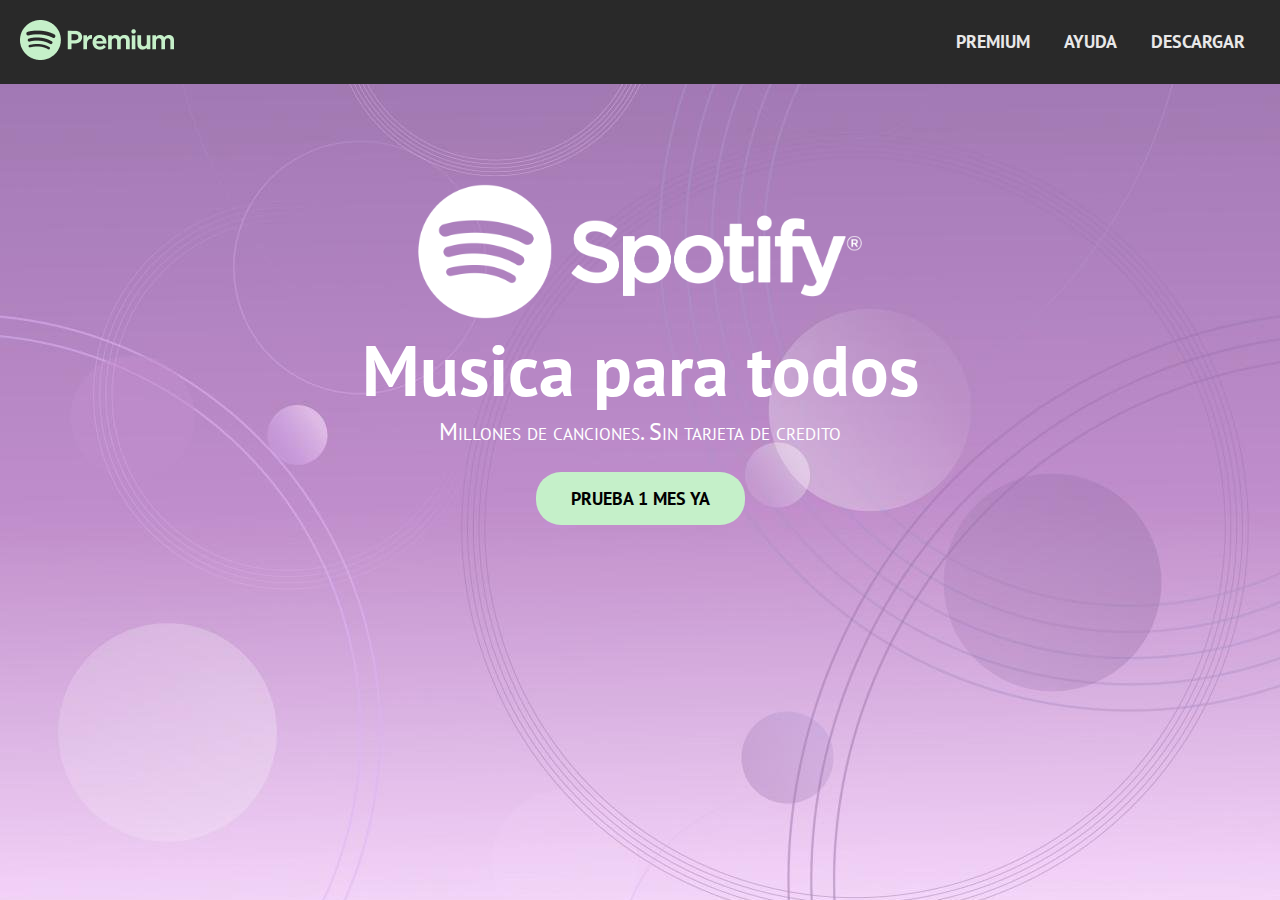
<file: index.html>
<!doctype html>
<html>
<head>
<meta charset="utf-8">
<title>Spotify Burger</title>
	<link rel="stylesheet" href="estilo_hamburgesa.css" type="text/css">
	<link rel="preconnect" href="https://fonts.googleapis.com">
<link rel="preconnect" href="https://fonts.gstatic.com" crossorigin>
<link href="https://fonts.googleapis.com/css2?family=PT+Sans&display=swap" rel="stylesheet">
</head>

<body>
	
<div class="contenedor">
		<header>
			<a href="#"><img class="estilo-logo" src="imagenes/1x-hero-card-premium-logo.png" width="154" height="40" alt=""/></a>
		<div class="vista-movil"><img src="imagenes/burger-menu.svg" alt="" width="25"/></div>
		<nav>
		  	<div class="vista-escritorio">
				<ul>
				<li><a href="#">PREMIUM</a></li>
				<li><a href="#">AYUDA</a></li>
				<li><a href="#">DESCARGAR</a></li>
				</ul>
			</div>
        </nav>
		</header>
	</div>
	
	<div class="contenido" >
		<img src="imagenes/Spotify_Logo_RGB_White.png" width="450px" alt="logo">
		<h1>Musica para todos</h1>
		<p>Millones de canciones. Sin tarjeta de credito</p>
		<input class="miboton" type="button" name="" value="PRUEBA 1 MES YA" >
	
	</div>
	
	
</body>
</html>
</file>
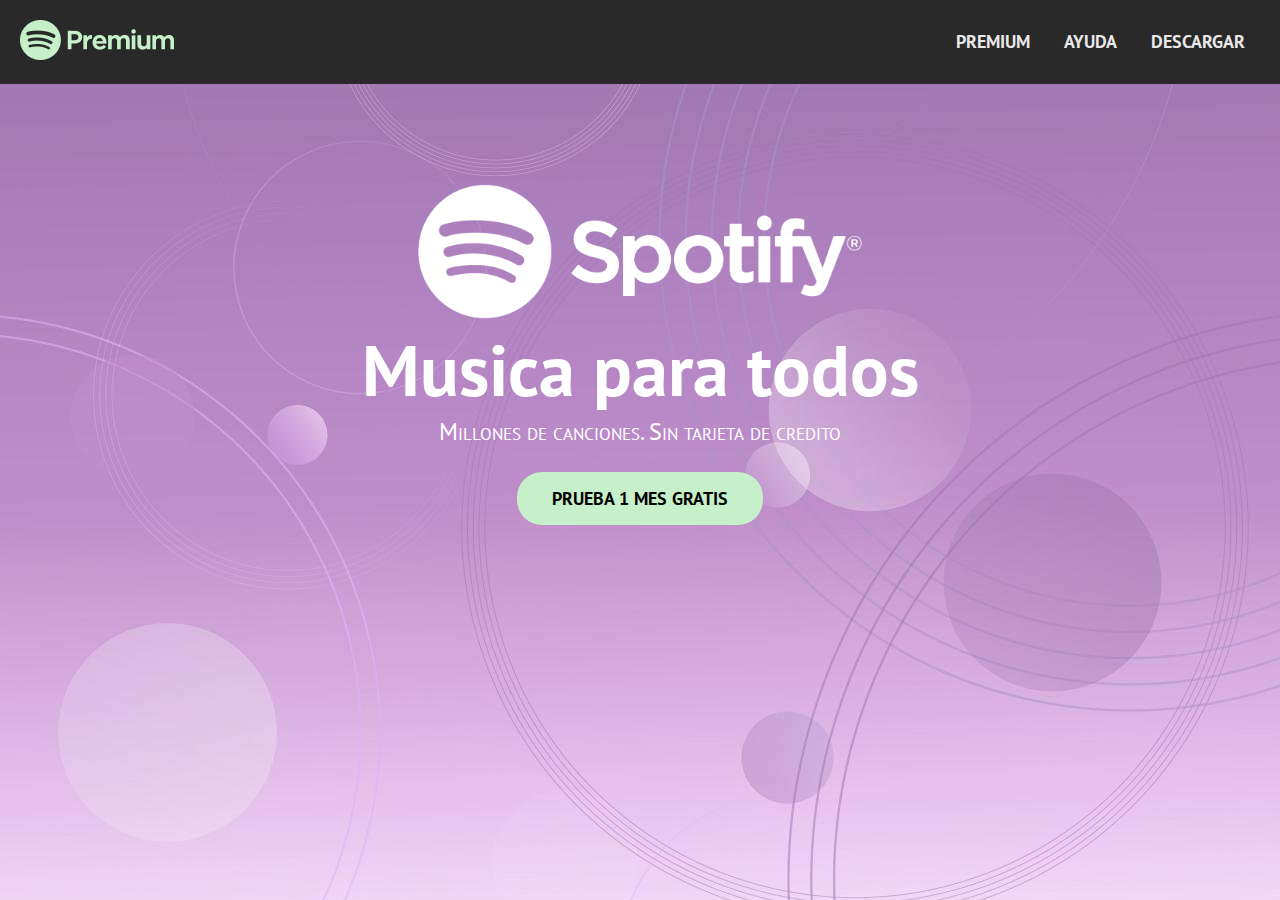
<file: spotify_burger.html>
<!doctype html>
<html>
<head>
<meta charset="utf-8">
<title>Spotify Burger</title>
	<link rel="stylesheet" href="estilo_hamburgesa.css" type="text/css">
	<link rel="preconnect" href="https://fonts.googleapis.com">
<link rel="preconnect" href="https://fonts.gstatic.com" crossorigin>
<link href="https://fonts.googleapis.com/css2?family=PT+Sans&display=swap" rel="stylesheet">
</head>

<body>
	
<div class="contenedor">
		<header>
			<a href="#"><img class="estilo-logo" src="imagenes/1x-hero-card-premium-logo.png" width="154" height="40" alt=""/></a>
		<div class="vista-movil"><img src="imagenes/burger-menu.svg" alt="" width="25"/></div>
		<nav>
		  	<div class="vista-escritorio">
				<ul>
				<li><a href="#">PREMIUM</a></li>
				<li><a href="#">AYUDA</a></li>
				<li><a href="#">DESCARGAR</a></li>
				</ul>
			</div>
        </nav>
		</header>
	</div>
	
	<div class="contenido" >
		<img src="imagenes/Spotify_Logo_RGB_White.png" width="450px" alt="logo">
		<h1>Musica para todos</h1>
		<p>Millones de canciones. Sin tarjeta de credito</p>
		<input class="miboton" type="button" name="" value="PRUEBA 1 MES GRATIS" >
	
	</div>
	
	
</body>
</html>
</file>
<file: estilo_hamburgesa.css>
@charset "utf-8";
/* CSS Document */
/* Vista en Escritorio*/
html, 
html * {
	padding: 0;
	margin: 0;
	box-sizing: border-box;
}

body {
	background-image: url(imagenes/Abstract-Webpage-Background.jpg);
	font-family: 'PT Sans', sans-serif;
}

header {
	padding: 20px;
	background-color: rgb(41, 41, 41);
}

.contenedor {
	margin-left: auto;
	margin-right: auto;
}

nav {
	float: right;
}

.estilo-logo {
	margin-left: auto;
	margin-right: auto;
	display: inherit;
}

.vista-movil {
	display: none;
	float: right;
}

.vista-escritorio ul li {
	margin-top: 10px;
	
	display: inline-block;
}

.vista-escritorio ul li a {
	font-size: 18px;
	font-weight: 600;
	padding: 15px;
	text-decoration: none;
	color: #E8E8E8;
}

/*Estilos Contenido*/

.contenido {
	text-align: center;
	margin-top: 100px;
}

h1 {
	font-family: 'PT Sans', sans-serif;
	font-size: 72px;
	color: white;
}

p {
	font-family: 'PT Sans', sans-serif;
	font-size: 24px;
	color: white;
	font-variant: small-caps;
	
}

.miboton {
	font-family: 'PT Sans', sans-serif;
	font-size: 18px;
	color: black;
	font-weight: 700;
	background-color:#C5F0C9;
	margin-top: 25px;
	border: 0;
	border-radius: 25px;
	padding: 15px 35px;
	
}

/* Vista en Tablet*/
@media (min-width: 401px) and (max-width: 768px){
	
.vista-movil {
	display: block;
	margin-top: 10px;
}
	
.vista-escritorio {
	display: none;
}

	.contenido img {
	width: 350px;	
	}
	
	
}

/* Vista en Movil*/
@media (max-width: 400px) {

.vista-movil {
	display: block;
	margin-top: 10px;
	float: right;
}
.vista-escritorio {
	display: none;
}

header a img {
	width: 150px;
	height: 60%;
}
	
.contenido img {
	width: 250px;	
	}
	
	h1 {
		font-size: 36px;
	}
	
}
</file>
